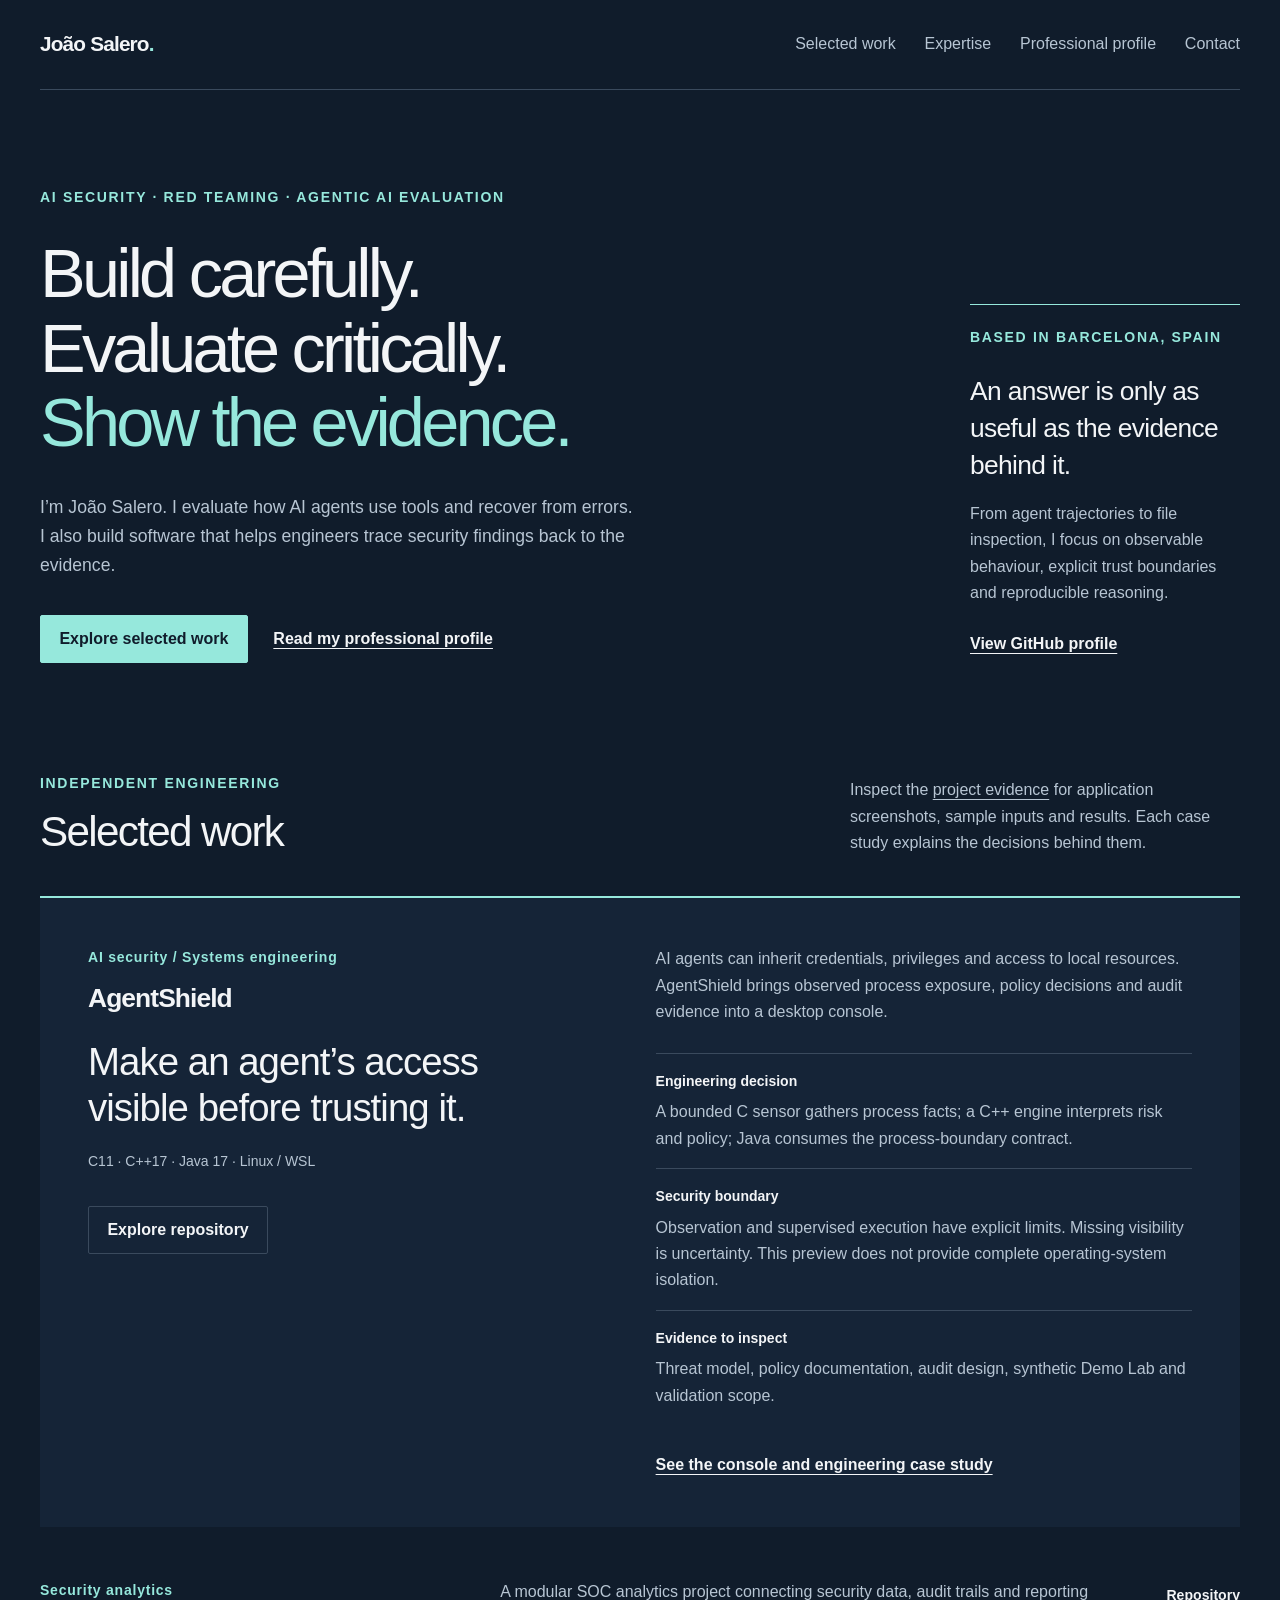
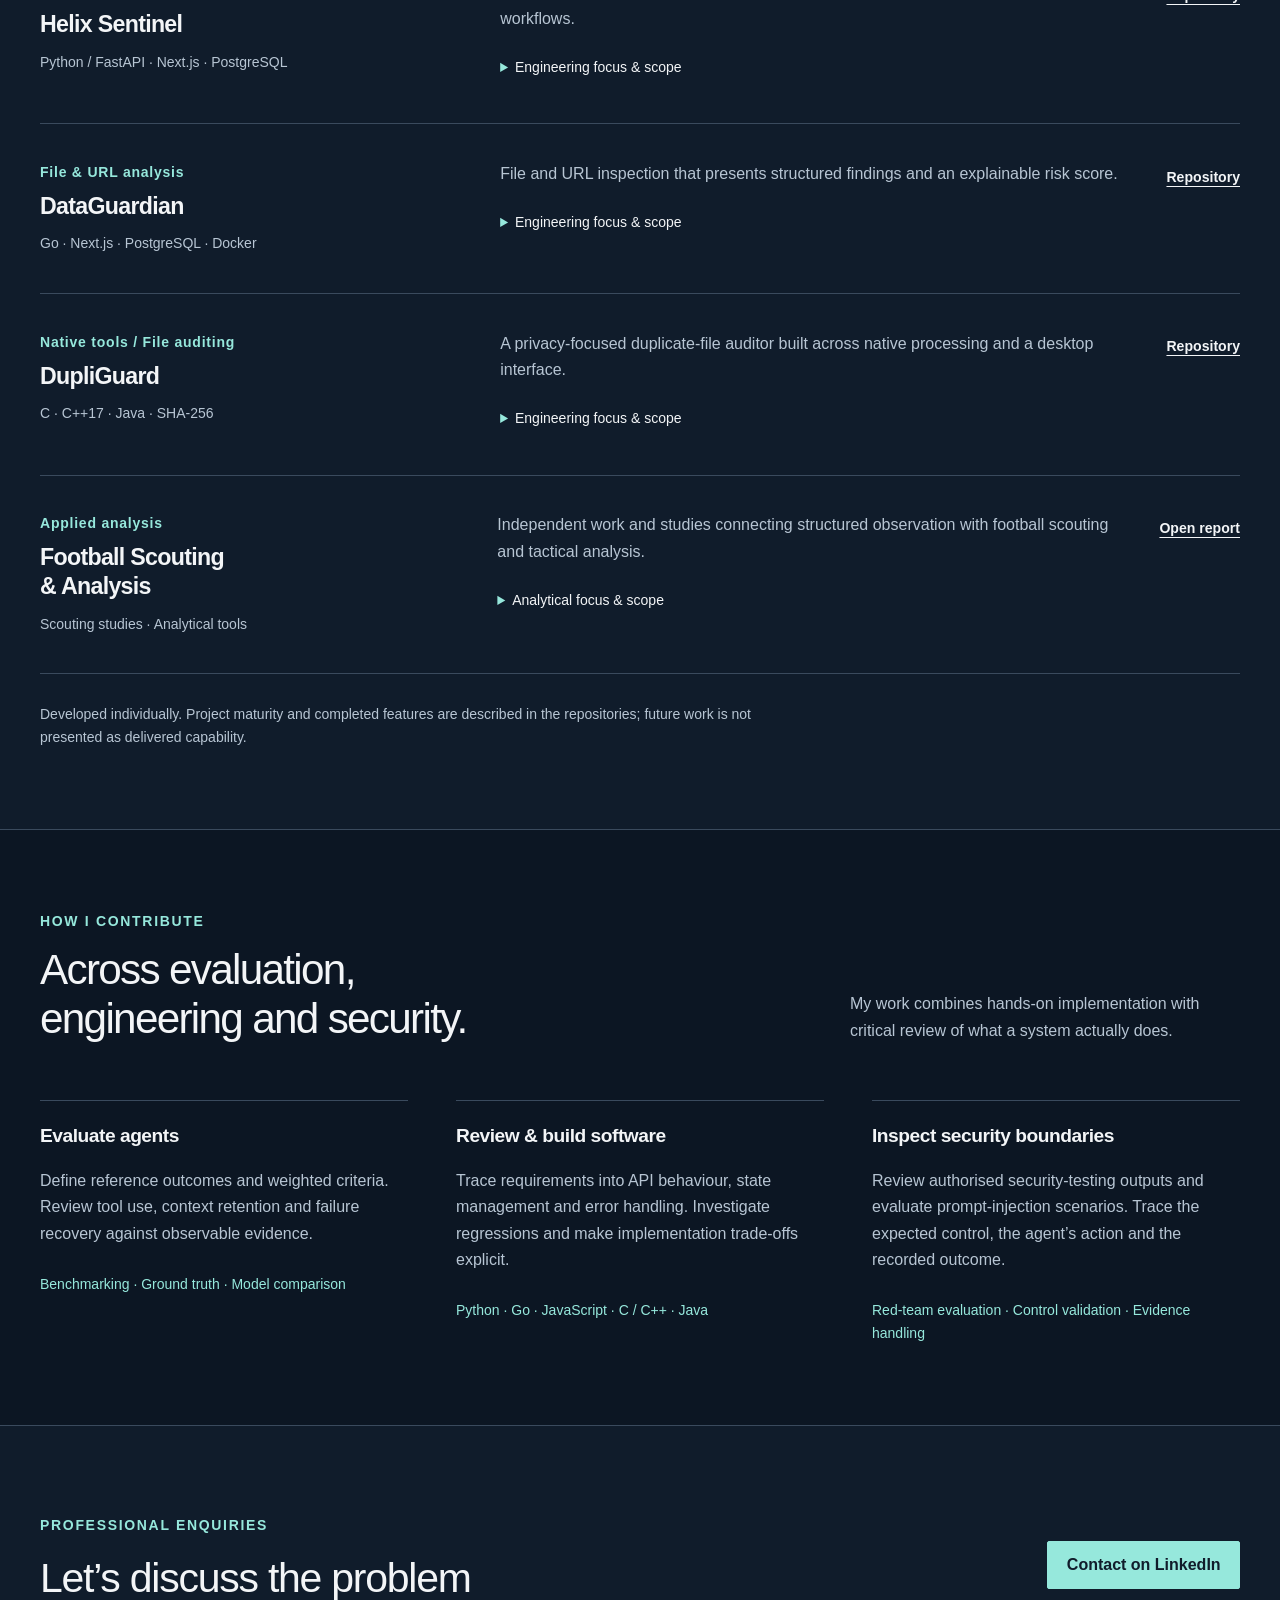
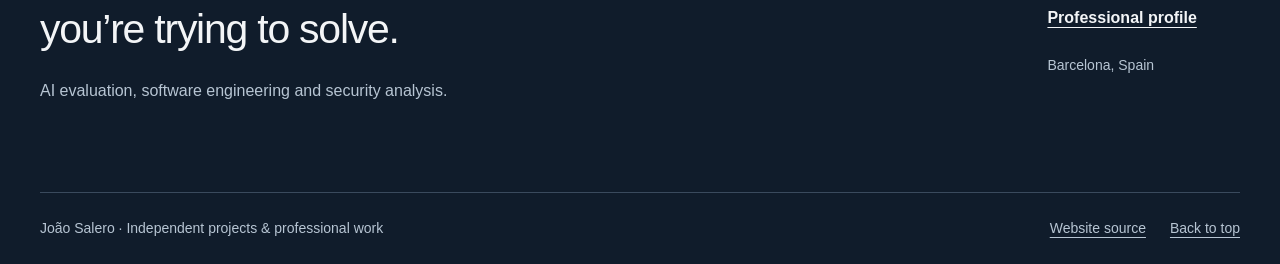
<file: docs/index.html>
<!doctype html>
<html lang="en">
<head>
  <meta charset="utf-8">
  <meta name="viewport" content="width=device-width, initial-scale=1">
  <meta name="description" content="João Salero — AI security, agentic evaluation and independent software engineering. Explore project outputs, technical decisions and case studies.">
  <meta name="theme-color" content="#101c2b">
  <meta http-equiv="Content-Security-Policy" content="default-src 'self'; script-src 'none'; style-src 'self'; img-src 'self'; base-uri 'none'; form-action 'none'; object-src 'none'">
  <meta property="og:title" content="João Salero — AI Security, Agent Evaluation &amp; Software Engineering">
  <meta property="og:description" content="Independent projects, engineering decisions and a focus on verifiable evidence.">
  <meta property="og:type" content="website">
  <title>João Salero — AI Security, Agent Evaluation &amp; Software Engineering</title>
  <link rel="canonical" href="https://joaosalero.github.io/joaosalero/">
  <link rel="icon" href="favicon.svg" type="image/svg+xml">
  <link rel="stylesheet" href="style.css?v=evidence1">
</head>
<body>
  <a class="skip-link" href="#main">Skip to content</a>
  <header class="site-header wrap">
    <a class="wordmark" href="./" aria-label="João Salero, home">João Salero<span class="wordmark-dot" aria-hidden="true">.</span></a>
    <nav aria-label="Main navigation"><a href="#work">Selected work</a><a href="#practice">Expertise</a><a href="profile.html">Professional profile</a><a href="#contact">Contact</a></nav>
  </header>
  <main id="main">
    <section class="hero wrap" aria-labelledby="hero-title">
      <div class="hero-copy">
        <p class="eyebrow">AI security · Red teaming · Agentic AI evaluation</p>
        <h1 id="hero-title">Build carefully.<br> Evaluate critically.<br> <em>Show the evidence.</em></h1>
        <p class="hero-description">I’m João Salero. I evaluate how AI agents use tools and recover from errors. I also build software that helps engineers trace security findings back to the evidence.</p>
        <div class="hero-actions"><a class="button" href="#work">Explore selected work</a><a class="text-link" href="profile.html">Read my professional profile</a></div>
      </div>
      <aside class="hero-note" aria-label="Engineering approach"><p class="eyebrow">Based in Barcelona, Spain</p><p class="note-title">An answer is only as useful as the evidence behind it.</p><p>From agent trajectories to file inspection, I focus on observable behaviour, explicit trust boundaries and reproducible reasoning.</p><a class="text-link" href="https://github.com/joaosalero">View GitHub profile</a></aside>
    </section>

    <section class="work-section wrap" id="work" aria-labelledby="work-title">
      <div class="section-heading"><div><p class="eyebrow">Independent engineering</p><h2 id="work-title">Selected work</h2></div><p>Inspect the <a href="evidence.html">project evidence</a> for application screenshots, sample inputs and results. Each case study explains the decisions behind them.</p></div>
      <article class="featured-project" aria-labelledby="agentshield-title">
        <div class="featured-intro"><p class="project-category">AI security / Systems engineering</p><h3 id="agentshield-title">AgentShield</h3><p class="featured-summary">Make an agent’s access<br> visible before trusting it.</p><p class="stack">C11 · C++17 · Java 17 · Linux / WSL</p><a class="button button-outline" href="https://github.com/joaosalero/agentshield">Explore repository</a></div>
        <div class="featured-detail"><p>AI agents can inherit credentials, privileges and access to local resources. AgentShield brings observed process exposure, policy decisions and audit evidence into a desktop console.</p><dl class="decision-list"><div><dt>Engineering decision</dt><dd>A bounded C sensor gathers process facts; a C++ engine interprets risk and policy; Java consumes the process-boundary contract.</dd></div><div><dt>Security boundary</dt><dd>Observation and supervised execution have explicit limits. Missing visibility is uncertainty. This preview does not provide complete operating-system isolation.</dd></div><div><dt>Evidence to inspect</dt><dd>Threat model, policy documentation, audit design, synthetic Demo Lab and validation scope.</dd></div></dl><a class="text-link" href="evidence.html#agentshield">See the console and engineering case study</a></div>
      </article>
      <div class="project-list">
        <article class="project-row" aria-labelledby="helix-title"><div><p class="project-category">Security analytics</p><h3 id="helix-title">Helix Sentinel</h3><p class="stack">Python / FastAPI · Next.js · PostgreSQL</p></div><div><p>A modular SOC analytics project connecting security data, audit trails and reporting workflows.</p><details><summary>Engineering focus &amp; scope</summary><div class="details-content"><p>The engineering focus is keeping domain responsibilities and evidence handling understandable as the platform develops.</p><p><strong>Boundary:</strong> a development preview. Tenant isolation and session revocation have operational limits. The case study documents the scope of the access controls.</p><p><a href="evidence.html#helix">Inspect the investigation workflow</a></p></div></details></div><a class="project-link" href="https://github.com/joaosalero/helix-sentinel" aria-label="Helix Sentinel repository">Repository</a></article>
        <article class="project-row" aria-labelledby="dataguardian-title"><div><p class="project-category">File &amp; URL analysis</p><h3 id="dataguardian-title">DataGuardian</h3><p class="stack">Go · Next.js · PostgreSQL · Docker</p></div><div><p>File and URL inspection that presents structured findings and an explainable risk score.</p><details><summary>Engineering focus &amp; scope</summary><div class="details-content"><p>A Go backend and Next.js interface inspect files and HTTP responses, persist findings and assign fixed scores by severity. Application-level SSRF controls restrict outbound URL inspection.</p><p><strong>Boundary:</strong> inspection runs inside the Go application process. An application container is not a dedicated per-analysis sandbox. Findings do not guarantee safety or complete malware detection.</p><p><a href="evidence.html#dataguardian">See a file inspection result</a></p></div></details></div><a class="project-link" href="https://github.com/joaosalero/dataguardian" aria-label="DataGuardian repository">Repository</a></article>
        <article class="project-row" aria-labelledby="dupliguard-title"><div><p class="project-category">Native tools / File auditing</p><h3 id="dupliguard-title">DupliGuard</h3><p class="stack">C · C++17 · Java · SHA-256</p></div><div><p>A privacy-focused duplicate-file auditor built across native processing and a desktop interface.</p><details><summary>Engineering focus &amp; scope</summary><div class="details-content"><p>The project explores file comparison, hashing and integration between C, C++ and Java. Large-file behaviour, filesystem changes and memory use are important parts of reviewing a duplicate-file tool.</p><p><strong>Boundary:</strong> duplicate findings depend on filesystem conditions and documented guarantees. No benchmark or throughput claim is made here.</p><p><a href="evidence.html#dupliguard">Inspect the duplicate-file report</a></p></div></details></div><a class="project-link" href="https://github.com/joaosalero/dupliguard" aria-label="DupliGuard repository">Repository</a></article>
        <article class="project-row" aria-labelledby="football-title"><div><p class="project-category">Applied analysis</p><h3 id="football-title">Football Scouting<br> &amp; Analysis</h3><p class="stack">Scouting studies · Analytical tools</p></div><div><p>Independent work and studies connecting structured observation with football scouting and tactical analysis.</p><details><summary>Analytical focus &amp; scope</summary><div class="details-content"><p>This work accompanies my Professional Diploma in Football Scouting and Tactical Analysis at Barça Innovation Hub. It applies analytical thinking to player observation, interpretation and communication.</p><p><strong>Boundary:</strong> the 2025/26 season is partial. The stored figures lack per-metric source URLs and extraction dates. <a href="https://github.com/joaosalero/football_scouting_-_analysis/blob/main/DATA_SOURCES.md">Read the data notes</a>.</p></div></details></div><a class="project-link" href="https://joaosalero.github.io/football_scouting_-_analysis/" aria-label="Open the interactive football scouting report">Open report</a></article>
      </div>
      <p class="section-note">Developed individually. Project maturity and completed features are described in the repositories; future work is not presented as delivered capability.</p>
    </section>
    <section class="practice-section" id="practice" aria-labelledby="practice-title"><div class="wrap"><div class="section-heading"><div><p class="eyebrow">How I contribute</p><h2 id="practice-title">Across evaluation,<br> engineering and security.</h2></div><p>My work combines hands-on implementation with critical review of what a system actually does.</p></div><div class="practice-grid"><div><h3>Evaluate agents</h3><p>Define reference outcomes and weighted criteria. Review tool use, context retention and failure recovery against observable evidence.</p><p class="practice-tools">Benchmarking · Ground truth · Model comparison</p></div><div><h3>Review &amp; build software</h3><p>Trace requirements into API behaviour, state management and error handling. Investigate regressions and make implementation trade-offs explicit.</p><p class="practice-tools">Python · Go · JavaScript · C / C++ · Java</p></div><div><h3>Inspect security boundaries</h3><p>Review authorised security-testing outputs and evaluate prompt-injection scenarios. Trace the expected control, the agent’s action and the recorded outcome.</p><p class="practice-tools">Red-team evaluation · Control validation · Evidence handling</p></div></div></div></section>
    <section class="contact-section wrap" id="contact" aria-labelledby="contact-title"><div><p class="eyebrow">Professional enquiries</p><h2 id="contact-title">Let’s discuss the problem<br> you’re trying to solve.</h2><p>AI evaluation, software engineering and security analysis.</p></div><div class="contact-links"><a class="button" href="https://www.linkedin.com/in/jo%C3%A3o-luiz-a-37aa011a8/">Contact on LinkedIn</a><a class="text-link" href="profile.html">Professional profile</a><span class="contact-location">Barcelona, Spain</span></div></section>
  </main>
  <footer class="site-footer wrap"><p>João Salero · Independent projects &amp; professional work</p><a href="https://github.com/joaosalero/joaosalero">Website source</a><a href="#main">Back to top</a></footer>
</body>
</html>
</file>
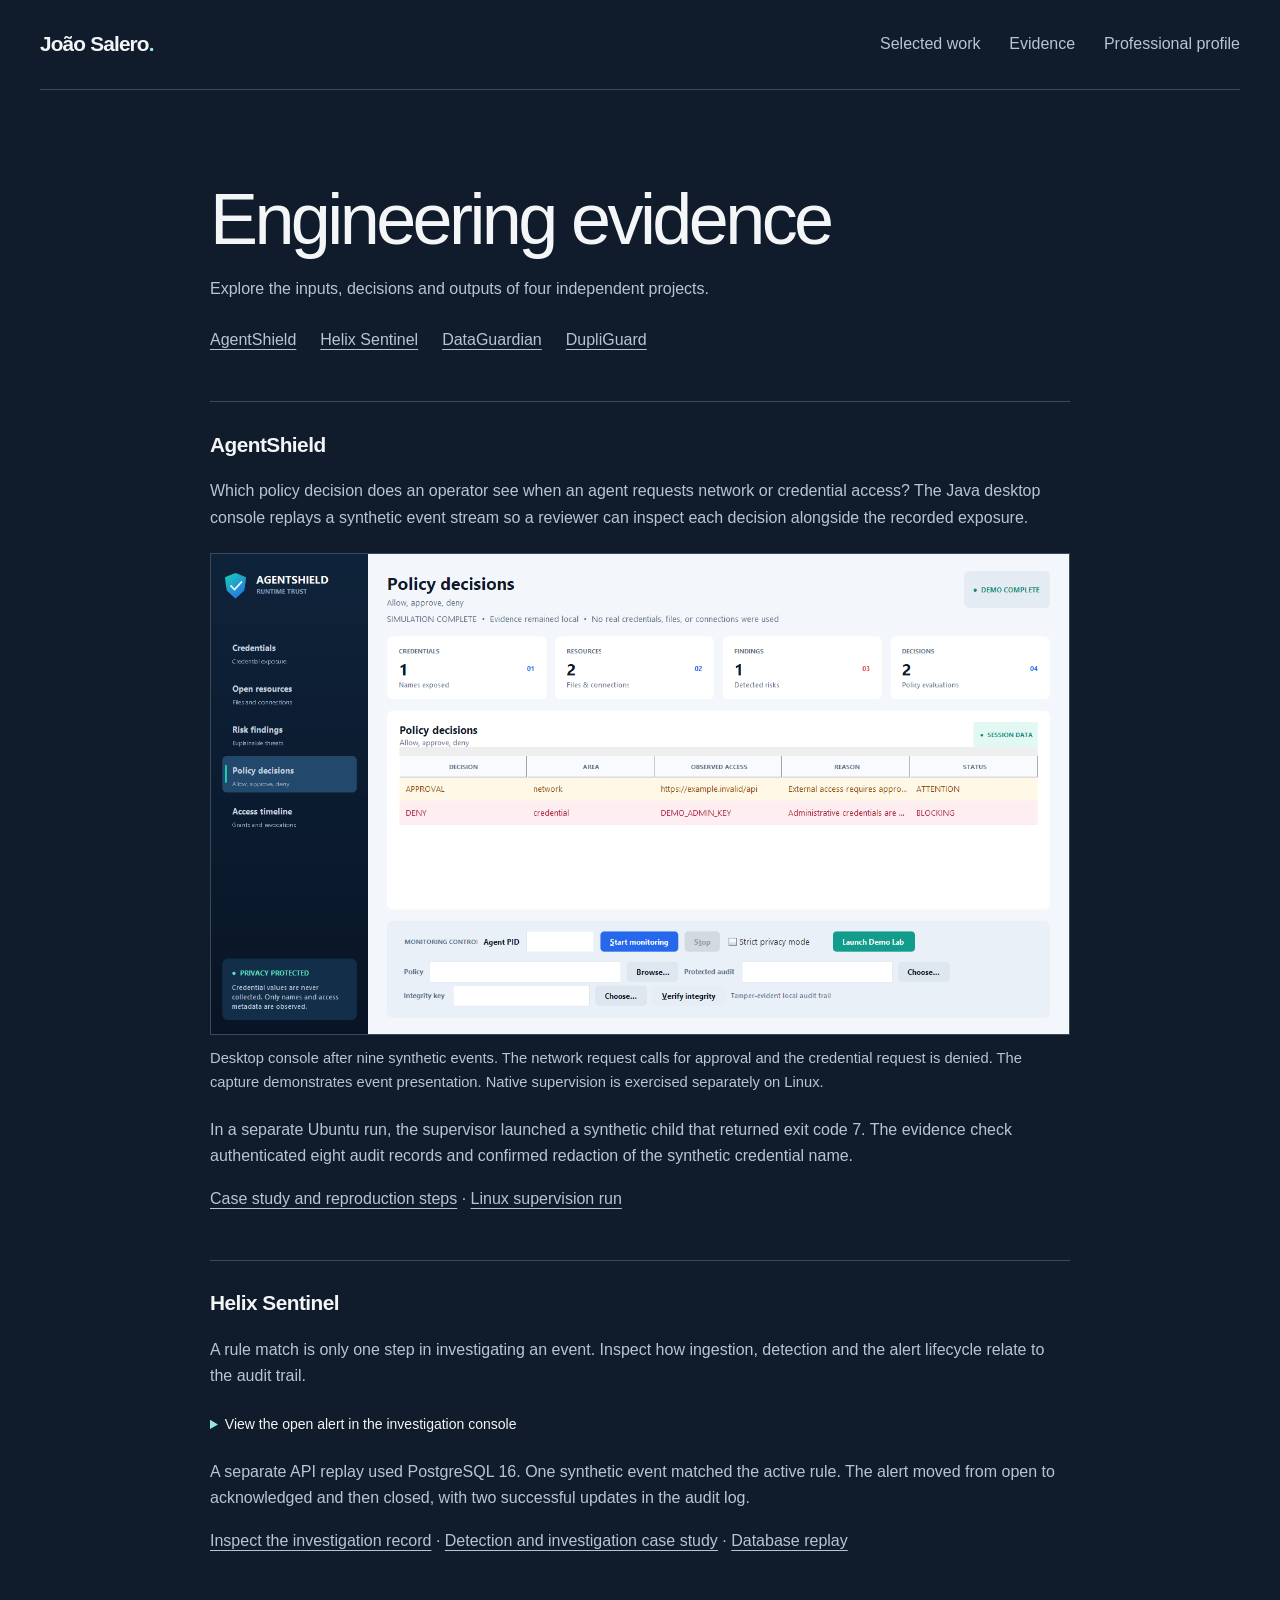
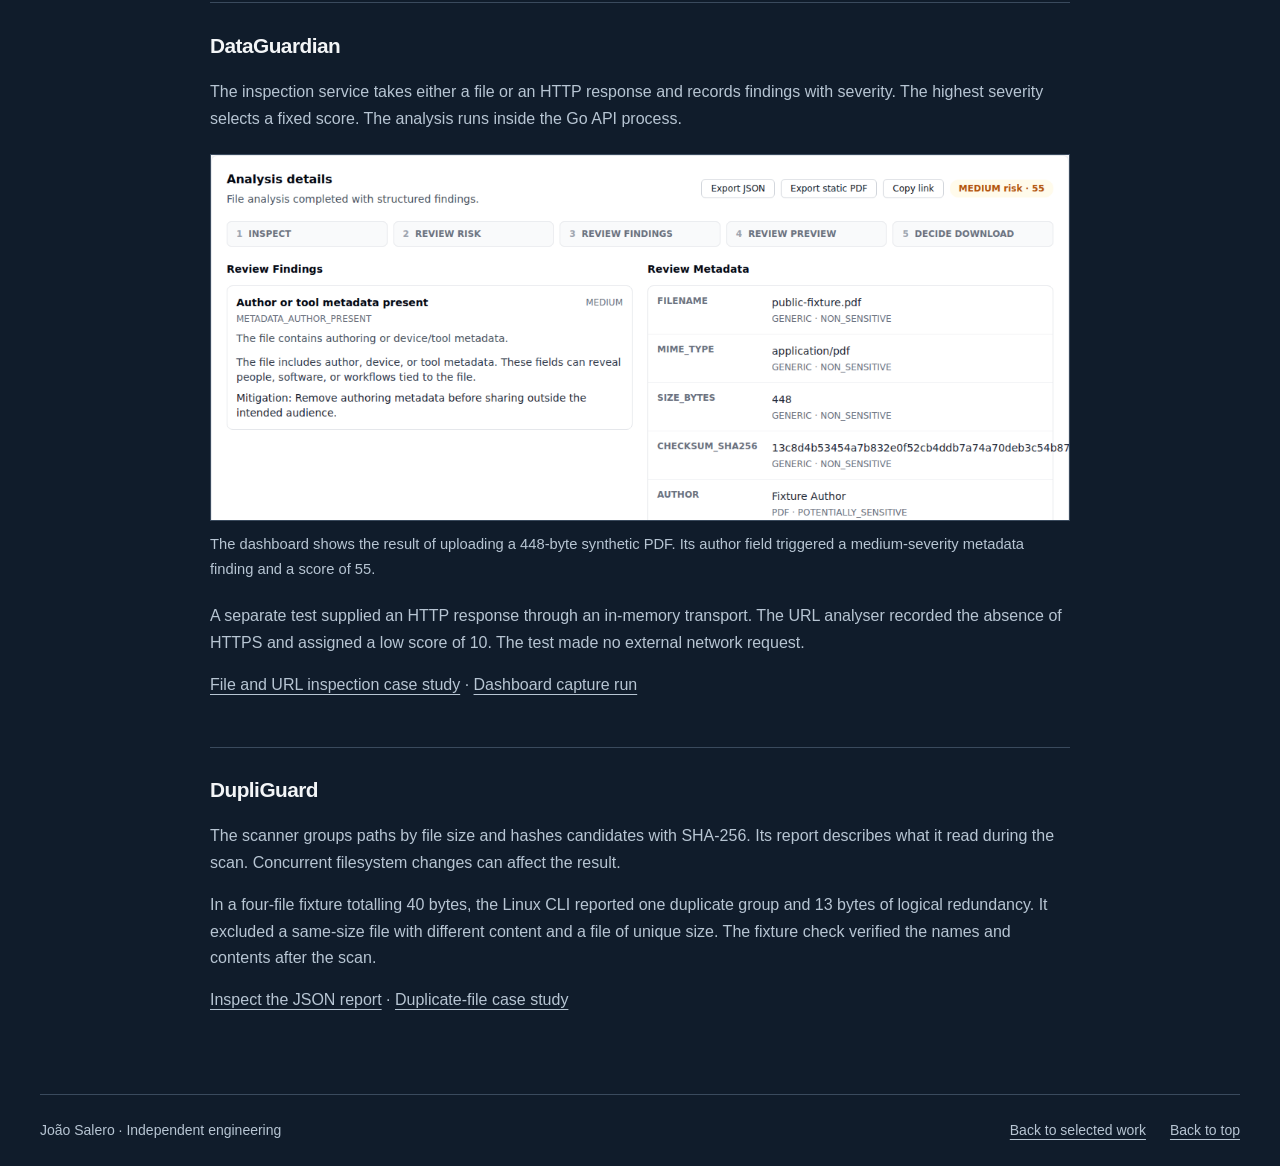
<file: docs/evidence.html>
<!doctype html>
<html lang="en">
<head>
  <meta charset="utf-8">
  <meta name="viewport" content="width=device-width, initial-scale=1">
  <meta name="description" content="Inspect project outputs, application screenshots and the technical decisions behind João Salero’s independent engineering work.">
  <meta name="theme-color" content="#101c2b">
  <meta http-equiv="Content-Security-Policy" content="default-src 'self'; script-src 'none'; style-src 'self'; img-src 'self'; base-uri 'none'; form-action 'none'; object-src 'none'">
  <title>Engineering evidence — João Salero</title>
  <link rel="canonical" href="https://joaosalero.github.io/joaosalero/evidence.html">
  <link rel="icon" href="favicon.svg" type="image/svg+xml">
  <link rel="stylesheet" href="style.css?v=evidence1">
</head>
<body>
  <a class="skip-link" href="#main">Skip to content</a>
  <header class="site-header wrap">
    <a class="wordmark" href="./" aria-label="João Salero, home">João Salero<span class="wordmark-dot" aria-hidden="true">.</span></a>
    <nav aria-label="Main navigation"><a href="./#work">Selected work</a><a href="evidence.html" aria-current="page">Evidence</a><a href="profile.html">Professional profile</a></nav>
  </header>
  <main class="profile-main wrap evidence-main" id="main">
    <h1>Engineering evidence</h1>
    <p class="profile-meta">Explore the inputs, decisions and outputs of four independent projects.</p>
    <nav class="evidence-index" aria-label="Project evidence">
      <a href="#agentshield">AgentShield</a><a href="#helix">Helix Sentinel</a><a href="#dataguardian">DataGuardian</a><a href="#dupliguard">DupliGuard</a>
    </nav>

    <section id="agentshield" aria-labelledby="agentshield-heading">
      <h2 id="agentshield-heading">AgentShield</h2>
      <p>Which policy decision does an operator see when an agent requests network or credential access? The Java desktop console replays a synthetic event stream so a reviewer can inspect each decision alongside the recorded exposure.</p>
      <figure>
        <a href="evidence/agentshield-demo.png" aria-label="Open the AgentShield console screenshot at full size">
          <img src="evidence/agentshield-demo.png" width="1366" height="763" alt="AgentShield Demo Lab shows one credential, two resources and two policy decisions in the event table.">
        </a>
        <figcaption>Desktop console after nine synthetic events. The network request calls for approval and the credential request is denied. The capture demonstrates event presentation. Native supervision is exercised separately on Linux.</figcaption>
      </figure>
      <p>In a separate Ubuntu run, the supervisor launched a synthetic child that returned exit code 7. The evidence check authenticated eight audit records and confirmed redaction of the synthetic credential name.</p>
      <p><a href="https://github.com/joaosalero/agentshield/blob/main/docs/PORTFOLIO_CASE_STUDY.md#reproduce-the-evidence">Case study and reproduction steps</a> · <a href="https://github.com/joaosalero/agentshield/actions/runs/45231899498/job/137893360003">Linux supervision run</a></p>
    </section>

    <section id="helix" aria-labelledby="helix-heading">
      <h2 id="helix-heading">Helix Sentinel</h2>
      <p>A rule match is only one step in investigating an event. Inspect how ingestion, detection and the alert lifecycle relate to the audit trail.</p>
      <details class="evidence-detail">
        <summary>View the open alert in the investigation console</summary>
        <figure>
          <a href="evidence/helix-alert.webp" aria-label="Open the Helix investigation screenshot at full size">
            <img src="evidence/helix-alert.webp" width="687" height="800" loading="lazy" alt="Open medium-severity alert for a synthetic identity event. The investigation panel shows its matched event and context timeline.">
          </a>
          <figcaption>A browser selected the synthetic alert from the Next.js queue. The FastAPI service retrieved its persisted context from PostgreSQL. The panel captures the alert while open.</figcaption>
        </figure>
      </details>
      <p>A separate API replay used PostgreSQL 16. One synthetic event matched the active rule. The alert moved from open to acknowledged and then closed, with two successful updates in the audit log.</p>
      <p><a href="https://github.com/joaosalero/helix-sentinel/blob/main/docs/evidence/postgres-investigation.json">Inspect the investigation record</a> · <a href="https://github.com/joaosalero/helix-sentinel/blob/main/docs/showcase.md">Detection and investigation case study</a> · <a href="https://github.com/joaosalero/helix-sentinel/actions/runs/45233032382/job/137897411781">Database replay</a></p>
    </section>

    <section id="dataguardian" aria-labelledby="dataguardian-heading">
      <h2 id="dataguardian-heading">DataGuardian</h2>
      <p>The inspection service takes either a file or an HTTP response and records findings with severity. The highest severity selects a fixed score. The analysis runs inside the Go API process.</p>
      <figure>
        <a href="evidence/dataguardian-file.webp" aria-label="Open the DataGuardian analysis screenshot at full size">
          <img src="evidence/dataguardian-file.webp" width="1152" height="490" loading="lazy" alt="DataGuardian displays a medium-severity author metadata finding and a risk score of 55 for public-fixture.pdf.">
        </a>
        <figcaption>The dashboard shows the result of uploading a 448-byte synthetic PDF. Its author field triggered a medium-severity metadata finding and a score of 55.</figcaption>
      </figure>
      <p>A separate test supplied an HTTP response through an in-memory transport. The URL analyser recorded the absence of HTTPS and assigned a low score of 10. The test made no external network request.</p>
      <p><a href="https://github.com/joaosalero/dataguardian/blob/master/docs/PORTFOLIO_CASE_STUDY.md">File and URL inspection case study</a> · <a href="https://github.com/joaosalero/dataguardian/actions/runs/45231958846/job/137893562735">Dashboard capture run</a></p>
    </section>

    <section id="dupliguard" aria-labelledby="dupliguard-heading">
      <h2 id="dupliguard-heading">DupliGuard</h2>
      <p>The scanner groups paths by file size and hashes candidates with SHA-256. Its report describes what it read during the scan. Concurrent filesystem changes can affect the result.</p>
      <p>In a four-file fixture totalling 40 bytes, the Linux CLI reported one duplicate group and 13 bytes of logical redundancy. It excluded a same-size file with different content and a file of unique size. The fixture check verified the names and contents after the scan.</p>
      <p><a href="https://github.com/joaosalero/dupliguard/blob/main/docs/evidence/scan-report.json">Inspect the JSON report</a> · <a href="https://github.com/joaosalero/dupliguard/blob/main/docs/CASE_STUDY.md">Duplicate-file case study</a></p>
    </section>
  </main>
  <footer class="site-footer wrap"><p>João Salero · Independent engineering</p><a href="./#work">Back to selected work</a><a href="#main">Back to top</a></footer>
</body>
</html>
</file>
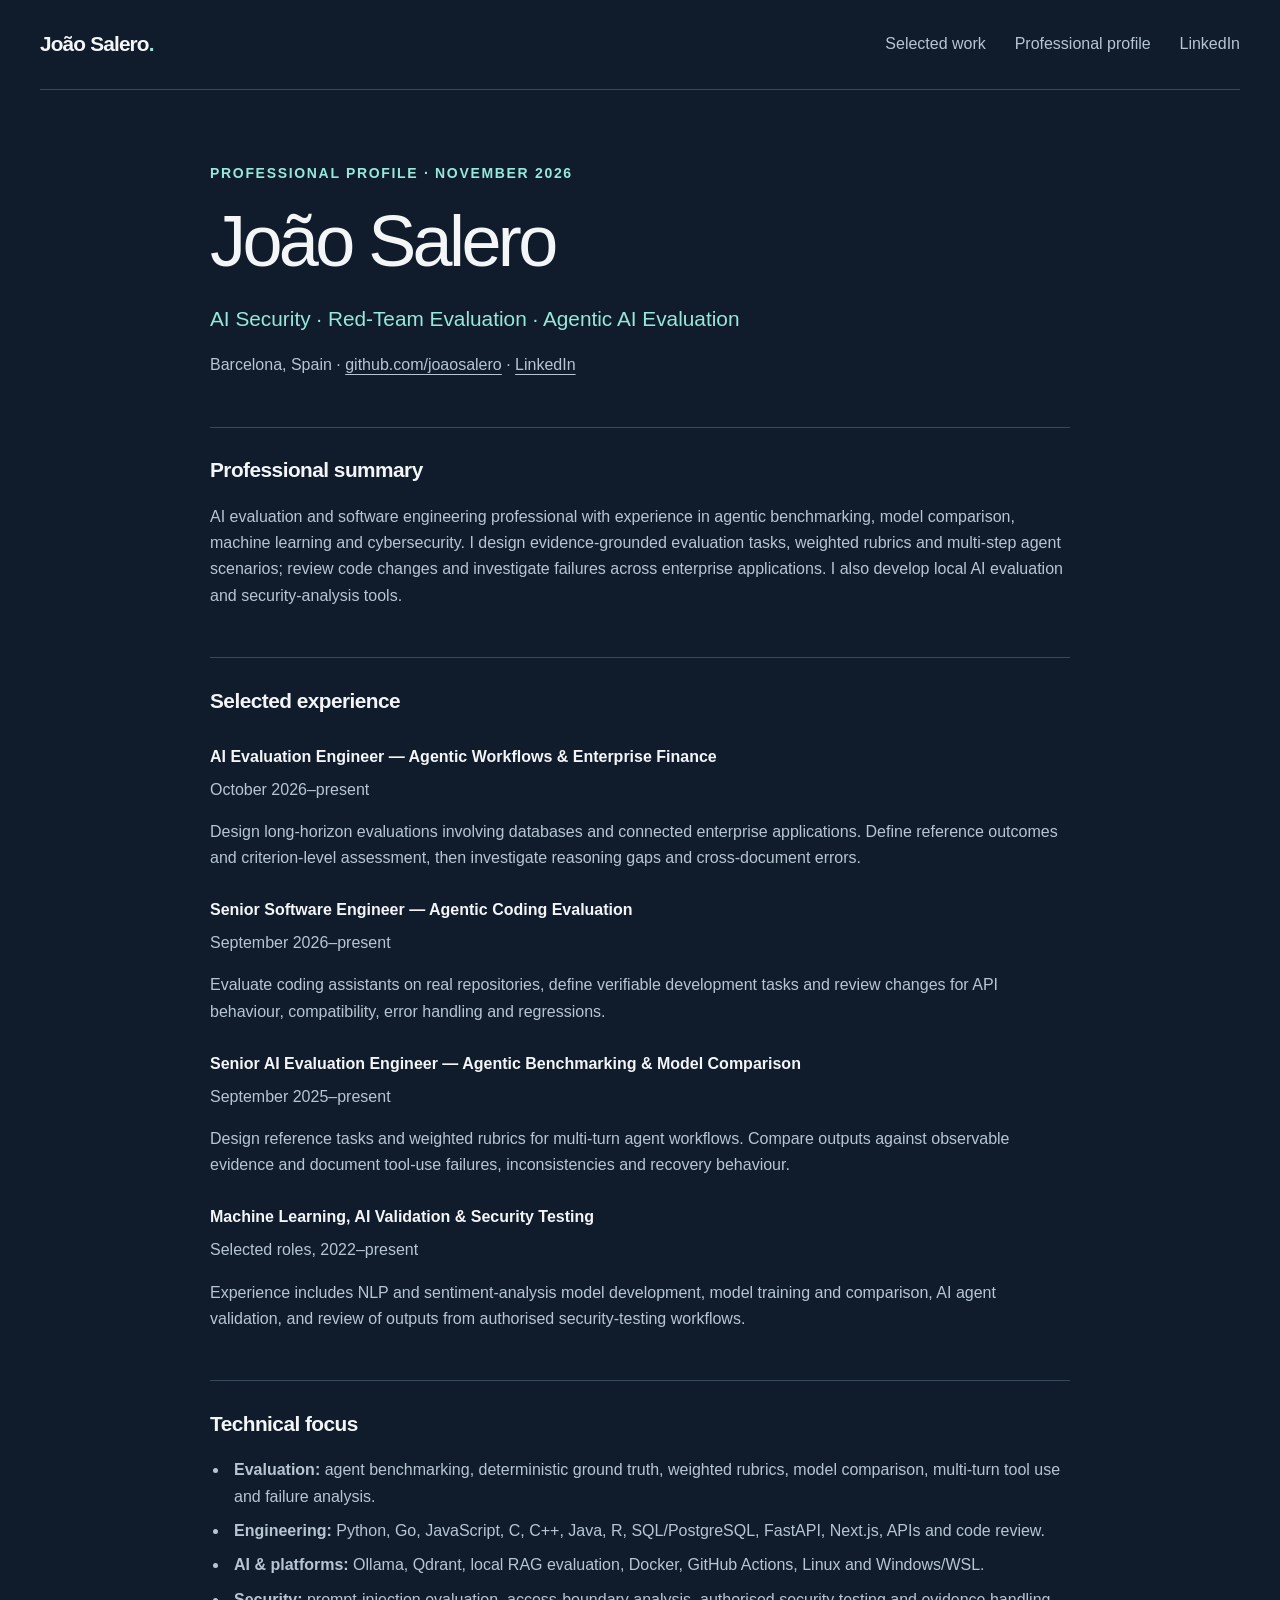
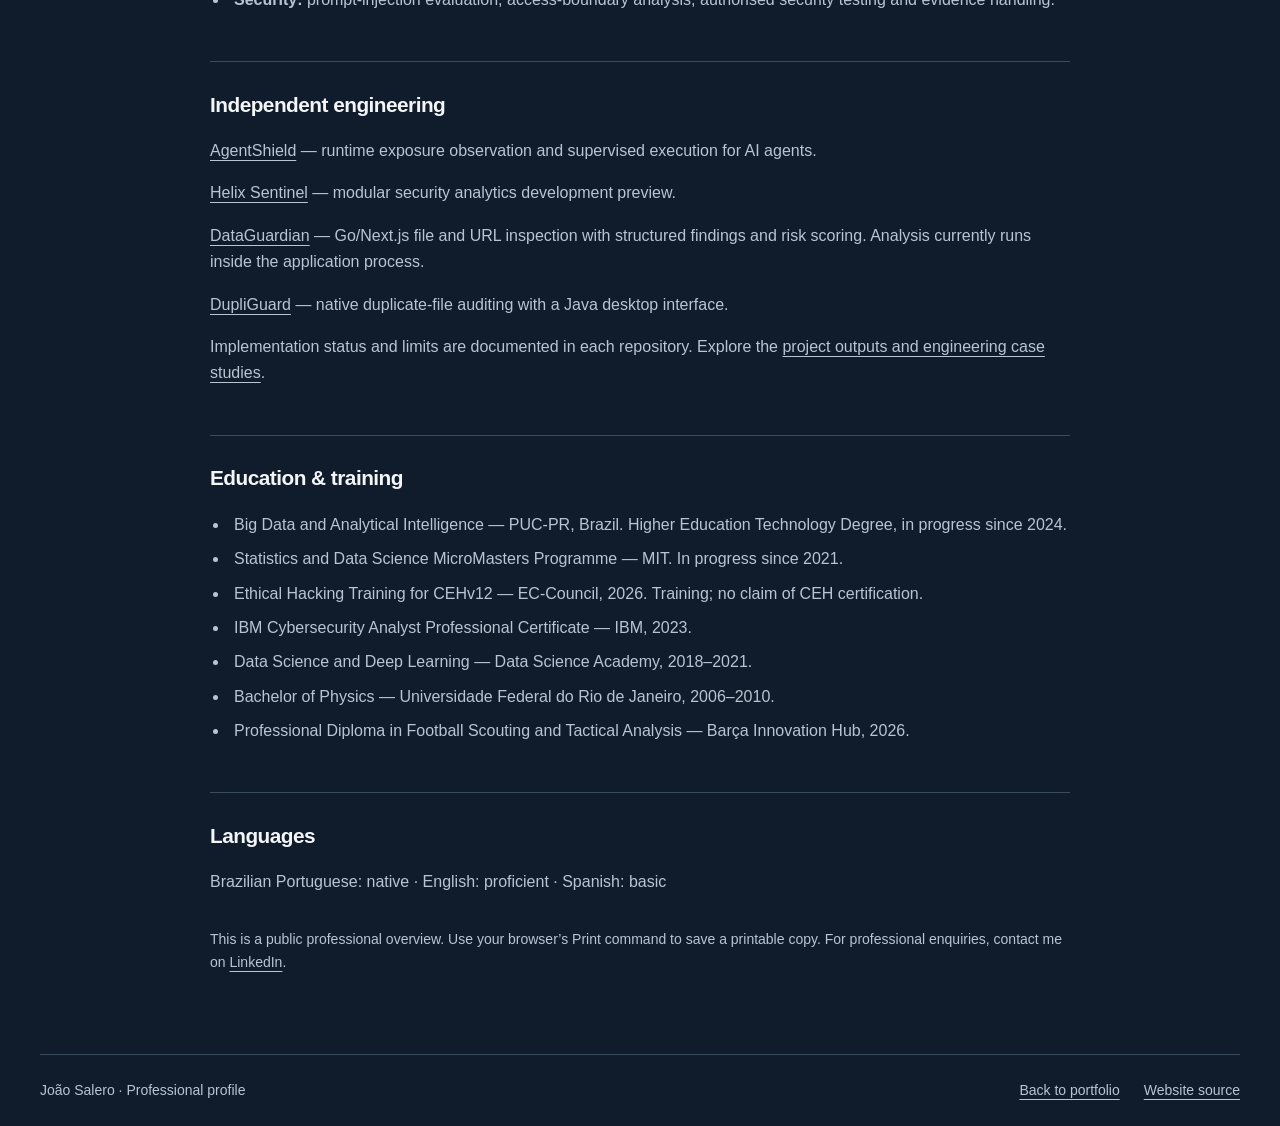
<file: docs/profile.html>
<!doctype html>
<html lang="en">
<head>
  <meta charset="utf-8"><meta name="viewport" content="width=device-width, initial-scale=1">
  <meta name="description" content="Professional profile of João Salero: AI evaluation engineering, software engineering and AI security. Barcelona, Spain.">
  <meta name="theme-color" content="#101c2b">
  <meta http-equiv="Content-Security-Policy" content="default-src 'self'; script-src 'none'; style-src 'self'; img-src 'self'; base-uri 'none'; form-action 'none'; object-src 'none'">
  <title>Professional Profile — João Salero</title>
  <link rel="canonical" href="https://joaosalero.github.io/joaosalero/profile.html"><link rel="icon" href="favicon.svg" type="image/svg+xml"><link rel="stylesheet" href="style.css?v=evidence1">
</head>
<body>
  <a class="skip-link" href="#main">Skip to content</a>
  <header class="site-header wrap"><a class="wordmark" href="./" aria-label="João Salero, home">João Salero<span class="wordmark-dot" aria-hidden="true">.</span></a><nav aria-label="Main navigation"><a href="./#work">Selected work</a><a href="profile.html" aria-current="page">Professional profile</a><a href="https://www.linkedin.com/in/jo%C3%A3o-luiz-a-37aa011a8/">LinkedIn</a></nav></header>
  <main class="profile-main wrap" id="main">
    <p class="eyebrow">Professional profile · November 2026</p><h1>João Salero</h1><p class="profile-lead">AI Security · Red-Team Evaluation · Agentic AI Evaluation</p><p class="profile-meta">Barcelona, Spain · <a href="https://github.com/joaosalero">github.com/joaosalero</a> · <a href="https://www.linkedin.com/in/jo%C3%A3o-luiz-a-37aa011a8/">LinkedIn</a></p>
    <section aria-labelledby="summary-title"><h2 id="summary-title">Professional summary</h2><p>AI evaluation and software engineering professional with experience in agentic benchmarking, model comparison, machine learning and cybersecurity. I design evidence-grounded evaluation tasks, weighted rubrics and multi-step agent scenarios; review code changes and investigate failures across enterprise applications. I also develop local AI evaluation and security-analysis tools.</p></section>
    <section aria-labelledby="experience-title"><h2 id="experience-title">Selected experience</h2><div class="experience-item"><h3>AI Evaluation Engineer — Agentic Workflows &amp; Enterprise Finance</h3><p>October 2026–present</p><p>Design long-horizon evaluations involving databases and connected enterprise applications. Define reference outcomes and criterion-level assessment, then investigate reasoning gaps and cross-document errors.</p></div><div class="experience-item"><h3>Senior Software Engineer — Agentic Coding Evaluation</h3><p>September 2026–present</p><p>Evaluate coding assistants on real repositories, define verifiable development tasks and review changes for API behaviour, compatibility, error handling and regressions.</p></div><div class="experience-item"><h3>Senior AI Evaluation Engineer — Agentic Benchmarking &amp; Model Comparison</h3><p>September 2025–present</p><p>Design reference tasks and weighted rubrics for multi-turn agent workflows. Compare outputs against observable evidence and document tool-use failures, inconsistencies and recovery behaviour.</p></div><div class="experience-item"><h3>Machine Learning, AI Validation &amp; Security Testing</h3><p>Selected roles, 2022–present</p><p>Experience includes NLP and sentiment-analysis model development, model training and comparison, AI agent validation, and review of outputs from authorised security-testing workflows.</p></div></section>
    <section aria-labelledby="skills-title"><h2 id="skills-title">Technical focus</h2><ul><li><strong>Evaluation:</strong> agent benchmarking, deterministic ground truth, weighted rubrics, model comparison, multi-turn tool use and failure analysis.</li><li><strong>Engineering:</strong> Python, Go, JavaScript, C, C++, Java, R, SQL/PostgreSQL, FastAPI, Next.js, APIs and code review.</li><li><strong>AI &amp; platforms:</strong> Ollama, Qdrant, local RAG evaluation, Docker, GitHub Actions, Linux and Windows/WSL.</li><li><strong>Security:</strong> prompt-injection evaluation, access-boundary analysis, authorised security testing and evidence handling.</li></ul></section>
    <section aria-labelledby="projects-title"><h2 id="projects-title">Independent engineering</h2><p><a href="https://github.com/joaosalero/agentshield">AgentShield</a> — runtime exposure observation and supervised execution for AI agents.</p><p><a href="https://github.com/joaosalero/helix-sentinel">Helix Sentinel</a> — modular security analytics development preview.</p><p><a href="https://github.com/joaosalero/dataguardian">DataGuardian</a> — Go/Next.js file and URL inspection with structured findings and risk scoring. Analysis currently runs inside the application process.</p><p><a href="https://github.com/joaosalero/dupliguard">DupliGuard</a> — native duplicate-file auditing with a Java desktop interface.</p><p>Implementation status and limits are documented in each repository. Explore the <a href="evidence.html">project outputs and engineering case studies</a>.</p></section>
    <section aria-labelledby="education-title"><h2 id="education-title">Education &amp; training</h2><ul><li>Big Data and Analytical Intelligence — PUC-PR, Brazil. Higher Education Technology Degree, in progress since 2024.</li><li>Statistics and Data Science MicroMasters Programme — MIT. In progress since 2021.</li><li>Ethical Hacking Training for CEHv12 — EC-Council, 2026. Training; no claim of CEH certification.</li><li>IBM Cybersecurity Analyst Professional Certificate — IBM, 2023.</li><li>Data Science and Deep Learning — Data Science Academy, 2018–2021.</li><li>Bachelor of Physics — Universidade Federal do Rio de Janeiro, 2006–2010.</li><li>Professional Diploma in Football Scouting and Tactical Analysis — Barça Innovation Hub, 2026.</li></ul></section>
    <section aria-labelledby="languages-title"><h2 id="languages-title">Languages</h2><p>Brazilian Portuguese: native · English: proficient · Spanish: basic</p></section>
    <p class="print-note">This is a public professional overview. Use your browser’s Print command to save a printable copy. For professional enquiries, contact me on <a href="https://www.linkedin.com/in/jo%C3%A3o-luiz-a-37aa011a8/">LinkedIn</a>.</p>
  </main>
  <footer class="site-footer wrap"><p>João Salero · Professional profile</p><a href="./">Back to portfolio</a><a href="https://github.com/joaosalero/joaosalero">Website source</a></footer>
</body>
</html>
</file>
<file: docs/style.css>
:root {
  color-scheme:dark;
  --bg:#101c2b;
  --surface:#152437;
  --text:#f3f5f7;
  --muted:#b7c5d3;
  --line:#3a4a5d;
  --accent:#96e8dc;
  --ink:#101c2b;
  --max:1240px;
  font-family:Inter,"Segoe UI",Arial,sans-serif;
  font-size:100%;
  font-synthesis:none;
  text-rendering:optimizeLegibility
}
* {
  box-sizing:border-box
}
html {
  scroll-behavior:smooth;
  scroll-padding-top:2rem
}
body {
  margin:0;
  background:var(--bg);
  color:var(--text);
  line-height:1.65
}
a {
  color:inherit;
  text-decoration-thickness:1px;
  text-underline-offset:.25em
}
a:hover {
  color:var(--accent)
}
a:focus-visible,summary:focus-visible {
  outline:3px solid var(--accent);
  outline-offset:6px
}
p,h1,h2,h3,dl {
  margin:0
}
p+p {
  margin-top:1rem
}
.wrap {
  width:min(calc(100% - 5rem),var(--max));
  margin-inline:auto
}
.skip-link {
  position:absolute;
  left:1rem;
  top:-6rem;
  padding:.7rem 1rem;
  background:var(--accent);
  color:var(--ink);
  z-index:5
}
.skip-link:hover { color:var(--ink); }
.skip-link:focus {
  top:1rem
}
.site-header {
  display:flex;
  align-items:center;
  justify-content:space-between;
  gap:2rem;
  padding-block:1.7rem;
  border-bottom:1px solid var(--line)
}
.wordmark {
  font-size:1.3rem;
  font-weight:700;
  letter-spacing:-.04em;
  text-decoration:none;
  white-space:nowrap
}
.wordmark-dot {
  color:var(--accent)
}
nav {
  display:flex;
  align-items:center;
  gap:1.8rem;
  flex-wrap:wrap
}
nav a {
  font-size:1rem;
  text-decoration:none;
  color:var(--muted)
}
.hero {
  display:grid;
  grid-template-columns:minmax(0,1fr) 270px;
  gap:5rem;
  align-items:end;
  padding-block:6rem 6.8rem
}
.eyebrow {
  font-size:.875rem;
  font-weight:600;
  text-transform:uppercase;
  letter-spacing:.12em;
  color:var(--accent);
  line-height:1.6
}
.hero h1 {
  font-size:clamp(2.75rem,5.35vw,4.65rem);
  font-weight:450;
  letter-spacing:-.055em;
  line-height:1.09;
  margin-top:1.8rem
}
.hero h1 em {
  font-family:inherit;
  font-style:normal;
  font-weight:inherit;
  color:var(--accent);
  letter-spacing:inherit
}
.hero-description {
  max-width:600px;
  font-size:1.1rem;
  color:var(--muted);
  margin-top:2rem
}
.hero-actions {
  display:flex;
  align-items:center;
  gap:1.6rem;
  flex-wrap:wrap;
  margin-top:2.2rem
}
.button {
  display:inline-flex;
  justify-content:center;
  align-items:center;
  min-height:48px;
  padding:.75rem 1.15rem;
  background:var(--accent);
  color:var(--ink);
  font-weight:650;
  font-size:1rem;
  text-decoration:none;
  border:1px solid var(--accent);
  border-radius:2px;
  line-height:1.4
}
.button:hover {
  background:#c0f4ec;
  color:var(--ink)
}
.text-link {
  font-size:1rem;
  font-weight:550;
  text-decoration-line:underline
}
.hero-note {
  border-top:1px solid var(--accent);
  padding-top:1.3rem;
  padding-bottom:.4rem
}
.hero-note .eyebrow {
  font-size:.875rem
}
.note-title {
  font-family:inherit;
  font-weight:500;
  letter-spacing:-.025em;
  font-size:1.65rem;
  line-height:1.4;
  margin-top:1.5rem
}
.hero-note>p:not(.eyebrow):not(.note-title) {
  font-size:1rem;
  color:var(--muted);
  margin-block:1.1rem 1.5rem
}
.work-section {
  padding-bottom:5rem
}
.section-heading {
  display:flex;
  align-items:end;
  justify-content:space-between;
  gap:3rem;
  margin-bottom:2.5rem
}
.section-heading h2 {
  font-size:clamp(2rem,3.3vw,2.9rem);
  font-weight:450;
  letter-spacing:-.04em;
  line-height:1.18;
  margin-top:.75rem
}
.section-heading>p {
  max-width:390px;
  font-size:1rem;
  color:var(--muted)
}
.featured-project {
  display:grid;
  grid-template-columns:1fr 1.1fr;
  gap:5rem;
  padding:3rem;
  background:var(--surface);
  border-top:2px solid var(--accent)
}
.project-category {
  color:var(--accent);
  font-size:.875rem;
  font-weight:600;
  letter-spacing:.055em
}
.featured-intro h3 {
  font-size:1.65rem;
  letter-spacing:-.035em;
  margin-top:.75rem;
  line-height:1.25
}
.featured-summary {
  font-family:inherit;
  font-weight:500;
  font-size:clamp(1.8rem,3vw,2.55rem);
  line-height:1.22;
  margin-top:1.5rem;
  letter-spacing:-.025em
}
.stack {
  font-size:.875rem;
  color:var(--muted);
  margin-top:1.1rem;
  line-height:1.7
}
.button-outline {
  background:transparent;
  color:var(--text);
  border-color:var(--line);
  margin-top:2rem
}
.button-outline:hover {
  background:var(--accent);
  border-color:var(--accent)
}
.featured-detail>p {
  color:var(--muted);
  font-size:1rem
}
.decision-list {
  margin-block:1.7rem
}
.decision-list>div {
  padding-block:1rem;
  border-top:1px solid var(--line)
}
dt {
  font-size:.875rem;
  font-weight:650;
  color:var(--text)
}
dd {
  font-size:1rem;
  color:var(--muted);
  margin:.4rem 0 0
}
.project-list {
  margin-top:1rem
}
.project-row {
  display:grid;
  grid-template-columns:1fr 1.5fr auto;
  gap:3rem;
  padding-block:2.3rem;
  border-bottom:1px solid var(--line);
  align-items:start
}
.project-row h3 {
  font-size:1.45rem;
  font-weight:550;
  line-height:1.25;
  letter-spacing:-.03em;
  margin-top:.5rem
}
.project-row .stack {
  margin-top:.7rem
}
.project-row>div:nth-child(2)>p {
  font-size:1rem;
  color:var(--muted)
}
.project-link {
  font-size:.88rem;
  font-weight:600;
  padding:.3rem 0;
  min-height:44px
}
.project-row details {
  margin-top:1.05rem
}
summary {
  cursor:pointer;
  font-size:.875rem;
  color:var(--text);
  padding:.45rem 0;
  width:fit-content
}
summary::marker {
  color:var(--accent)
}
.details-content {
  padding:1rem 0 .2rem;
  color:var(--muted);
  font-size:1rem
}
.details-content strong {
  color:var(--text);
  font-weight:550
}
.section-note {
  max-width:760px;
  margin-top:1.8rem;
  font-size:.875rem;
  color:var(--muted)
}
.practice-section {
  background:#0c1623;
  padding-block:5rem;
  border-block:1px solid var(--line)
}
.practice-grid {
  display:grid;
  grid-template-columns:repeat(3,1fr);
  gap:3rem;
  margin-top:3.5rem
}
.practice-grid h3 {
  font-size:1.2rem;
  letter-spacing:-.025em;
  font-weight:550;
  border-top:1px solid var(--line);
  padding-top:1.2rem
}
.practice-grid p {
  color:var(--muted);
  font-size:1rem;
  margin-top:1rem
}
.practice-grid .practice-tools {
  font-size:.875rem;
  color:var(--accent);
  margin-top:1.6rem
}
.contact-section {
  display:flex;
  justify-content:space-between;
  align-items:center;
  gap:3rem;
  padding-block:5.5rem
}
.contact-section h2 {
  font-family:inherit;
  font-size:clamp(2rem,3.2vw,2.8rem);
  font-weight:450;
  letter-spacing:-.03em;
  line-height:1.25;
  margin-top:1rem
}
.contact-section>div>p:last-child {
  color:var(--muted);
  margin-top:1.4rem
}
.contact-links {
  display:flex;
  flex-direction:column;
  align-items:flex-start;
  gap:1rem;
  flex-shrink:0
}
.contact-location {
  color:var(--muted);
  font-size:.875rem;
  margin-top:.4rem
}
.site-footer {
  display:flex;
  gap:1.5rem;
  justify-content:space-between;
  align-items:center;
  border-top:1px solid var(--line);
  padding-block:1.5rem;
  font-size:.875rem;
  color:var(--muted)
}
.site-footer p {
  margin-right:auto
}
.site-footer a {
  white-space:nowrap
}
.profile-main {
  max-width:860px;
  margin-inline:auto;
  padding-block:4.5rem 5rem
}
.profile-main h1 {
  font-size:clamp(2.8rem,6vw,4.5rem);
  font-weight:450;
  letter-spacing:-.05em;
  line-height:1.15;
  margin-top:1rem
}
.profile-lead {
  font-size:1.3rem;
  color:var(--accent);
  margin-top:1.2rem
}
.profile-meta {
  color:var(--muted);
  font-size:1rem;
  margin-top:1rem
}
.profile-main section {
  margin-top:3rem;
  border-top:1px solid var(--line);
  padding-top:1.6rem
}
.profile-main h2 {
  font-size:1.3rem;
  font-weight:550;
  letter-spacing:-.025em;
  margin-bottom:1rem
}
.profile-main h3 {
  font-size:1rem;
  margin:1.5rem 0 .4rem
}
.profile-main section>p,.profile-main li {
  color:var(--muted)
}
.profile-main ul {
  padding-left:1.2rem
}
.profile-main li {
  padding-left:.3rem;
  margin-block:.5rem
}
.profile-main .print-note {
  font-size:.875rem;
  color:var(--muted);
  margin-top:2rem
}
.profile-main .experience-item {
  margin-block:1.6rem
}
.evidence-main {
  max-width:860px
}
.evidence-index {
  margin-top:1.5rem;
  gap:.6rem 1.5rem
}
.evidence-index a {
  text-decoration:underline
}
.evidence-main figure {
  margin:1.4rem 0
}
.evidence-main figure a {
  display:block;
  width:fit-content;
  max-width:100%
}
.evidence-main img {
  display:block;
  max-width:100%;
  height:auto;
  border:1px solid var(--line)
}
.evidence-main figcaption {
  color:var(--muted);
  font-size:.92rem;
  margin-top:.7rem
}
.evidence-detail {
  margin-block:1rem
}
.experience-item p {
  font-size:1rem;
  color:var(--muted)
}
@media(min-width:1500px) {
  .hero {
    padding-top:7.5rem;
    padding-bottom:8rem
  }
}
@media(max-width:1000px) {
  .wrap {
    width:calc(100% - 3rem)
  }
  .hero {
    gap:2.5rem;
    grid-template-columns:minmax(0,1fr) 230px;
    padding-block:4.5rem 5rem
  }
  .hero h1 {
    font-size:clamp(2.7rem,5.6vw,4rem)
  }
  .hero-actions {
    gap:1.2rem
  }
  .featured-project {
    gap:2.5rem;
    padding:2.3rem
  }
  .project-row {
    gap:1.8rem;
    grid-template-columns:1fr 1.35fr auto
  }
  .practice-grid {
    gap:2rem
  }
  nav {
    gap:1.2rem
  }
  .profile-main {
    max-width:760px
  }
}
@media(max-width:760px) {
  .site-header {
    align-items:flex-start;
    flex-direction:column;
    gap:1.2rem;
    padding-block:1.3rem
  }
  nav {
    gap:.5rem 1.2rem
  }
  nav a {
    font-size:.875rem;
    min-height:32px;
    display:inline-flex;
    align-items:center
  }
  .hero {
    grid-template-columns:1fr;
    gap:3rem;
    padding-block:3.5rem 4rem
  }
  .hero h1 {
    font-size:clamp(2.65rem,8.7vw,4rem);
    margin-top:1.4rem
  }
  .hero-description {
    font-size:1rem
  }
  .hero-note {
    max-width:520px;
    display:grid;
    grid-template-columns:1fr 1fr;
    gap:1rem 2rem
  }
  .hero-note .eyebrow {
    grid-column:1/-1
  }
  .hero-note .note-title {
    margin:0;
    font-size:1.4rem;
    grid-row:2/4
  }
  .hero-note>p:not(.eyebrow):not(.note-title) {
    margin:0;
    font-size:.875rem
  }
  .hero-note .text-link {
    grid-column:2
  }
  .section-heading {
    align-items:flex-start;
    flex-direction:column;
    gap:1.2rem;
    margin-bottom:2rem
  }
  .section-heading>p {
    max-width:560px
  }
  .featured-project {
    grid-template-columns:1fr;
    gap:2.3rem;
    padding:2rem
  }
  .featured-summary br {
    display:none
  }
  .featured-summary {
    max-width:400px
  }
  .button-outline {
    margin-top:1.3rem
  }
  .project-row {
    grid-template-columns:1fr;
    gap:1rem;
    padding-block:2rem
  }
  .project-row .project-link {
    width:fit-content;
    align-self:start
  }
  .project-row h3 br {
    display:none
  }
  .project-row>div:nth-child(2) {
    max-width:600px
  }
  .practice-section {
    padding-block:3.5rem
  }
  .practice-grid {
    grid-template-columns:1fr;
    gap:2rem;
    margin-top:2.5rem
  }
  .practice-grid .practice-tools {
    margin-top:1rem
  }
  .contact-section {
    align-items:flex-start;
    flex-direction:column;
    gap:2rem;
    padding-block:3.5rem
  }
  .contact-section h2 br {
    display:none
  }
  .site-footer {
    flex-wrap:wrap;
    gap:.7rem 1.5rem
  }
  .site-footer p {
    flex-basis:100%
  }
  .profile-main {
    padding-block:3rem 4rem
  }
  .profile-lead {
    font-size:1.15rem
  }
}
@media(max-width:400px) {
  .wrap {
    width:calc(100% - 2rem)
  }
  .hero h1 {
    font-size:2.6rem
  }
  .eyebrow {
    font-size:.875rem
  }
  .hero-note {
    grid-template-columns:1fr
  }
  .hero-note .note-title {
    grid-row:auto
  }
  .hero-note .text-link {
    grid-column:auto
  }
  .hero-actions {
    align-items:flex-start;
    flex-direction:column
  }
  .featured-project {
    padding:1.5rem
  }
  .profile-main h1 {
    font-size:2.8rem
  }
}
@media(prefers-reduced-motion:reduce) {
  html {
    scroll-behavior:auto
  }
}
@media print {
  :root {
    color-scheme:light;
    --bg:#fff;
    --text:#111;
    --muted:#333;
    --line:#aaa;
    --accent:#164b54;
    --ink:#111
  }
  body {
    font-size:10pt;
    background:#fff;
    color:#111;
    line-height:1.5
  }
  .site-header,.site-footer,.skip-link,.print-note {
    display:none
  }
  .wrap,.profile-main {
    width:100%;
    max-width:none;
    margin:0;
    padding:0
  }
  .profile-main h1 {
    font-size:27pt
  }
  .profile-lead {
    font-size:13pt
  }
  .profile-main section {
    margin-top:1.3rem;
    padding-top:.8rem;
    break-inside:avoid
  }
  .profile-main h2 {
    font-size:13pt
  }
  .profile-main h3 {
    font-size:10pt
  }
  .profile-main a {
    color:#111;
    text-decoration:none
  }
  .profile-main .experience-item {
    margin-block:.7rem
  }
  .profile-main li {
    margin-block:.3rem
  }
  @page {
    margin:18mm
  }
}
</file>
